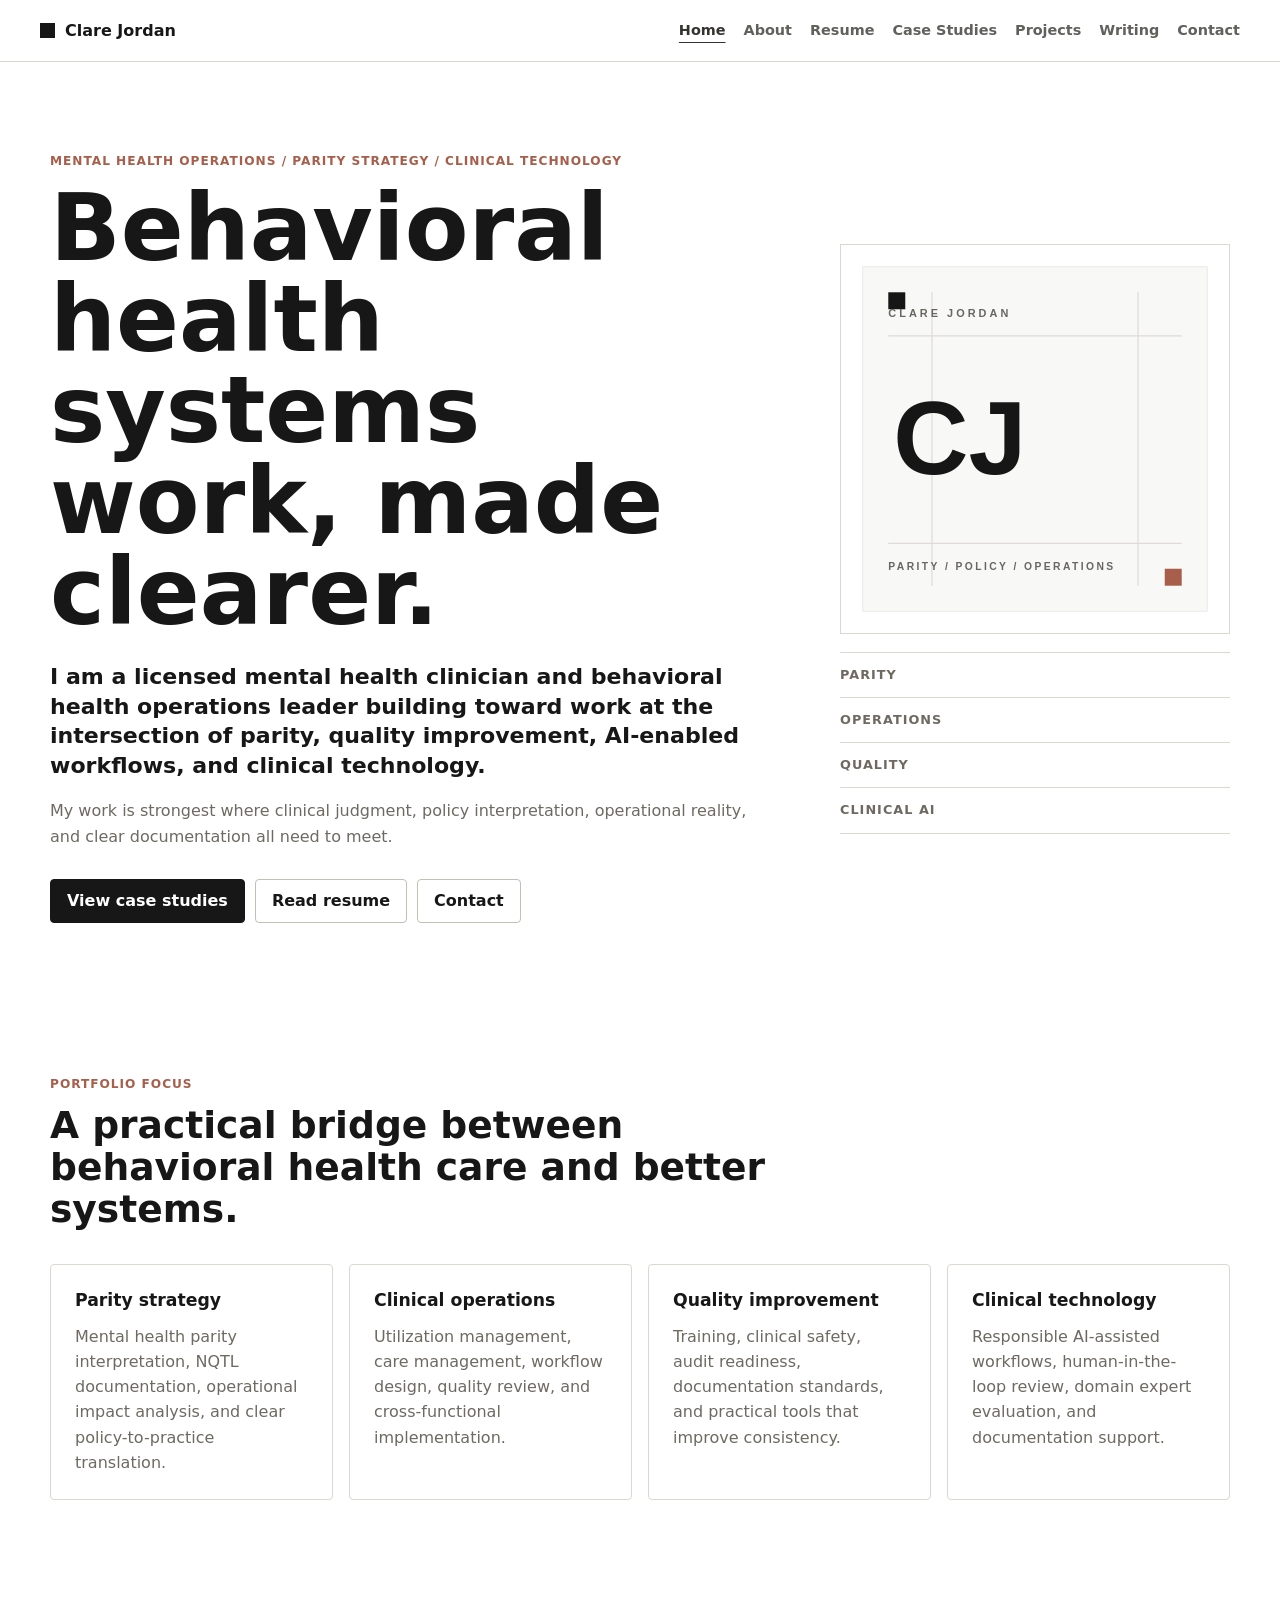
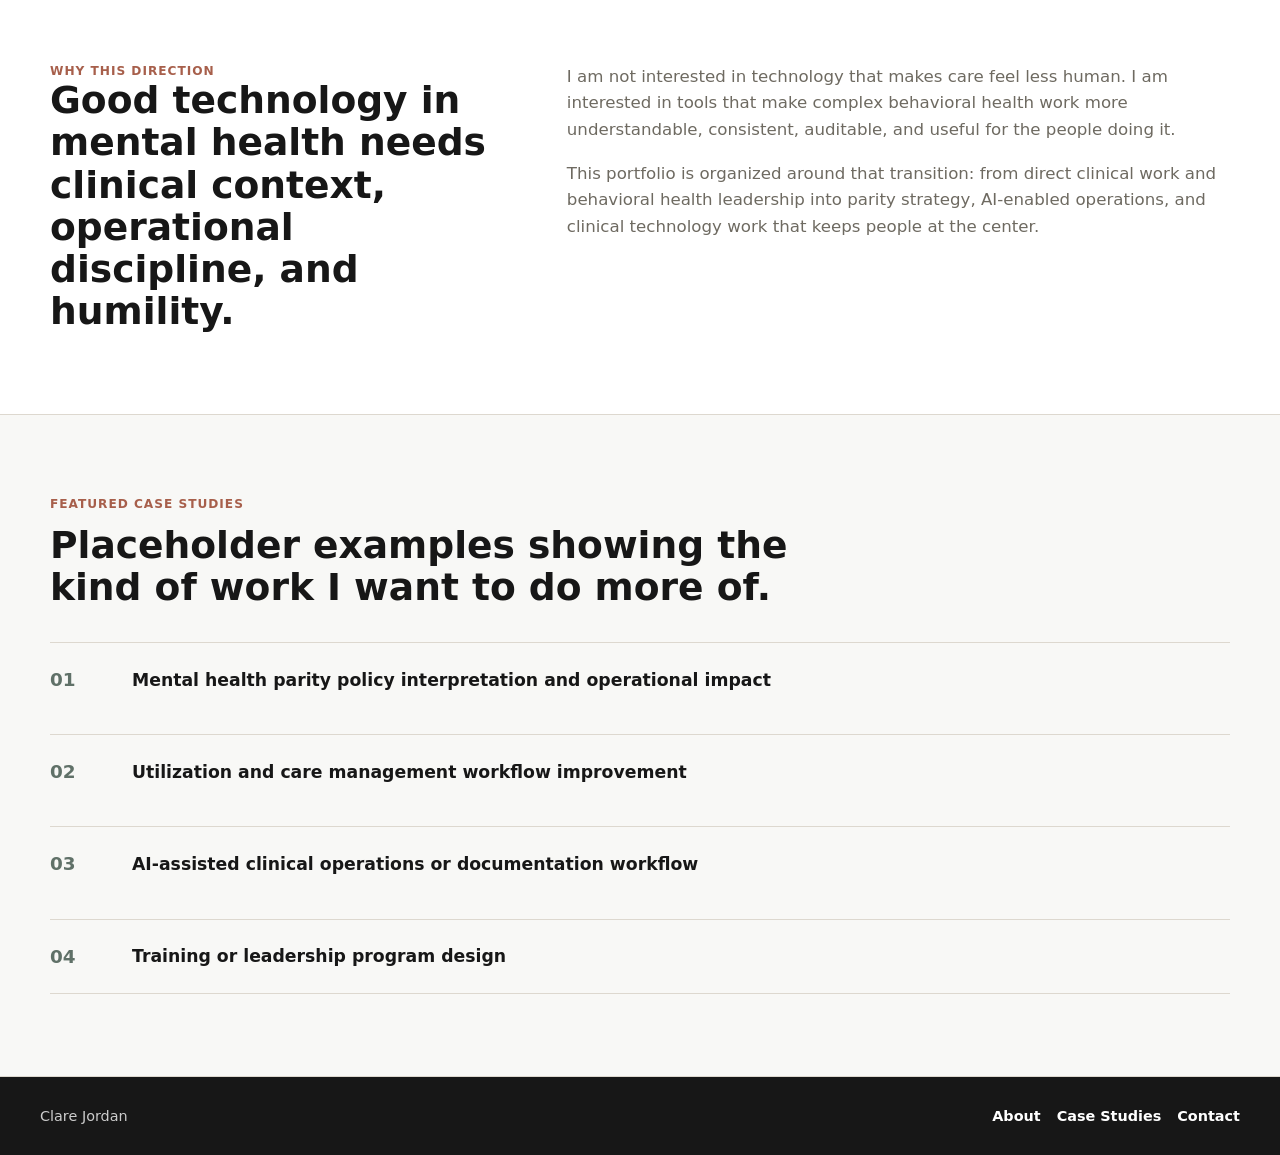
<file: index.html>
<!doctype html>
<html lang="en">
  <head>
    <meta charset="utf-8" />
    <meta name="viewport" content="width=device-width, initial-scale=1" />
    <title>Clare Jordan | Behavioral Health Operations, Parity, and Clinical Technology</title>
    <meta
      name="description"
      content="Personal portfolio for Clare Jordan, a mental health professional moving into AI-enabled behavioral health operations, parity strategy, quality improvement, and clinical technology leadership."
    />
    <meta name="theme-color" content="#ffffff" />
    <meta property="og:title" content="Clare Jordan" />
    <meta
      property="og:description"
      content="Behavioral health operations, parity strategy, quality improvement, and clinical technology leadership."
    />
    <meta property="og:type" content="website" />
    <meta property="og:image" content="assets/brand-card.svg" />
    <link rel="stylesheet" href="styles.css?v=4" />
  </head>
  <body>
    <a class="skip-link" href="#main">Skip to content</a>

    <header class="site-header" data-header>
      <a class="brand" href="index.html" aria-label="Clare Jordan home">Clare Jordan</a>
      <button class="nav-toggle" type="button" aria-expanded="false" aria-controls="site-nav" aria-label="Open navigation">
        <span></span>
        <span></span>
        <span></span>
      </button>
      <nav class="site-nav" id="site-nav" aria-label="Primary navigation">
        <a href="index.html" aria-current="page">Home</a>
        <a href="about.html">About</a>
        <a href="resume.html">Resume</a>
        <a href="case-studies.html">Case Studies</a>
        <a href="projects.html">Projects</a>
        <a href="writing.html">Writing</a>
        <a href="contact.html">Contact</a>
      </nav>
    </header>

    <main id="main">
      <section class="hero">
        <div class="hero-copy">
          <p class="eyebrow">Mental health operations / parity strategy / clinical technology</p>
          <h1>Behavioral health systems work, made clearer.</h1>
          <p class="lede">
            I am a licensed mental health clinician and behavioral health operations leader building toward work at the intersection of parity, quality improvement, AI-enabled workflows, and clinical technology.
          </p>
          <p>
            My work is strongest where clinical judgment, policy interpretation, operational reality, and clear documentation all need to meet.
          </p>
          <div class="actions" aria-label="Primary actions">
            <a class="button primary" href="case-studies.html">View case studies</a>
            <a class="button secondary" href="resume.html">Read resume</a>
            <a class="button secondary" href="contact.html">Contact</a>
          </div>
        </div>
        <aside class="identity-panel" aria-label="Professional focus">
          <img src="assets/clare-jordan-mark.svg" alt="" />
          <div class="focus-list" aria-label="Focus areas">
            <span>Parity</span>
            <span>Operations</span>
            <span>Quality</span>
            <span>Clinical AI</span>
          </div>
        </aside>
      </section>

      <section class="section">
        <div class="section-heading">
          <p class="eyebrow">Portfolio Focus</p>
          <h2>A practical bridge between behavioral health care and better systems.</h2>
        </div>
        <div class="card-grid four">
          <article class="card">
            <h3>Parity strategy</h3>
            <p>Mental health parity interpretation, NQTL documentation, operational impact analysis, and clear policy-to-practice translation.</p>
          </article>
          <article class="card">
            <h3>Clinical operations</h3>
            <p>Utilization management, care management, workflow design, quality review, and cross-functional implementation.</p>
          </article>
          <article class="card">
            <h3>Quality improvement</h3>
            <p>Training, clinical safety, audit readiness, documentation standards, and practical tools that improve consistency.</p>
          </article>
          <article class="card">
            <h3>Clinical technology</h3>
            <p>Responsible AI-assisted workflows, human-in-the-loop review, domain expert evaluation, and documentation support.</p>
          </article>
        </div>
      </section>

      <section class="section split">
        <div>
          <p class="eyebrow">Why this direction</p>
          <h2>Good technology in mental health needs clinical context, operational discipline, and humility.</h2>
        </div>
        <div class="prose">
          <p>
            I am not interested in technology that makes care feel less human. I am interested in tools that make complex behavioral health work more understandable, consistent, auditable, and useful for the people doing it.
          </p>
          <p>
            This portfolio is organized around that transition: from direct clinical work and behavioral health leadership into parity strategy, AI-enabled operations, and clinical technology work that keeps people at the center.
          </p>
        </div>
      </section>

      <section class="section canvas">
        <div class="section-heading">
          <p class="eyebrow">Featured Case Studies</p>
          <h2>Placeholder examples showing the kind of work I want to do more of.</h2>
        </div>
        <div class="case-preview-list">
          <a class="case-preview" href="case-studies.html#parity-policy">
            <span>01</span>
            <h3>Mental health parity policy interpretation and operational impact</h3>
          </a>
          <a class="case-preview" href="case-studies.html#care-management-workflow">
            <span>02</span>
            <h3>Utilization and care management workflow improvement</h3>
          </a>
          <a class="case-preview" href="case-studies.html#ai-documentation-workflow">
            <span>03</span>
            <h3>AI-assisted clinical operations or documentation workflow</h3>
          </a>
          <a class="case-preview" href="case-studies.html#training-leadership">
            <span>04</span>
            <h3>Training or leadership program design</h3>
          </a>
        </div>
      </section>
    </main>

    <footer class="site-footer">
      <p>Clare Jordan</p>
      <nav aria-label="Footer navigation">
        <a href="about.html">About</a>
        <a href="case-studies.html">Case Studies</a>
        <a href="contact.html">Contact</a>
      </nav>
    </footer>

    <script src="script.js"></script>
  </body>
</html>
</file>
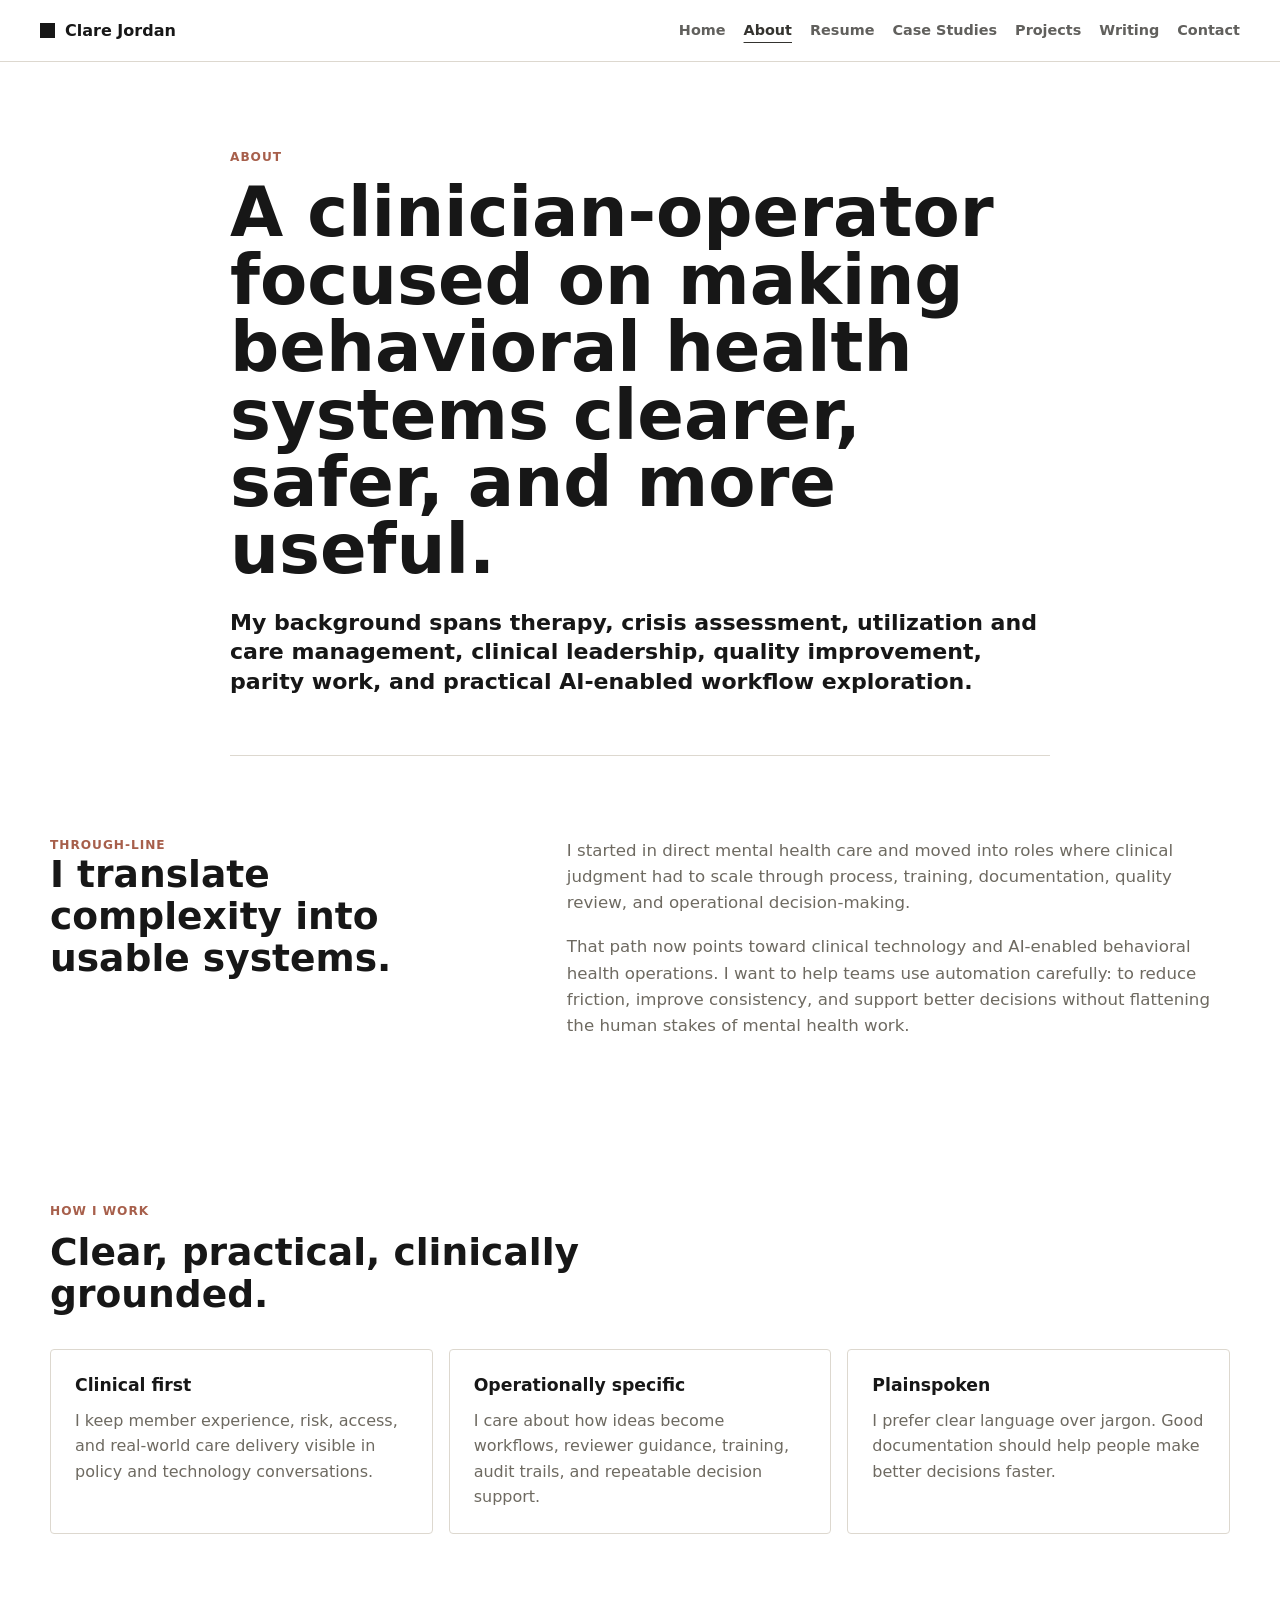
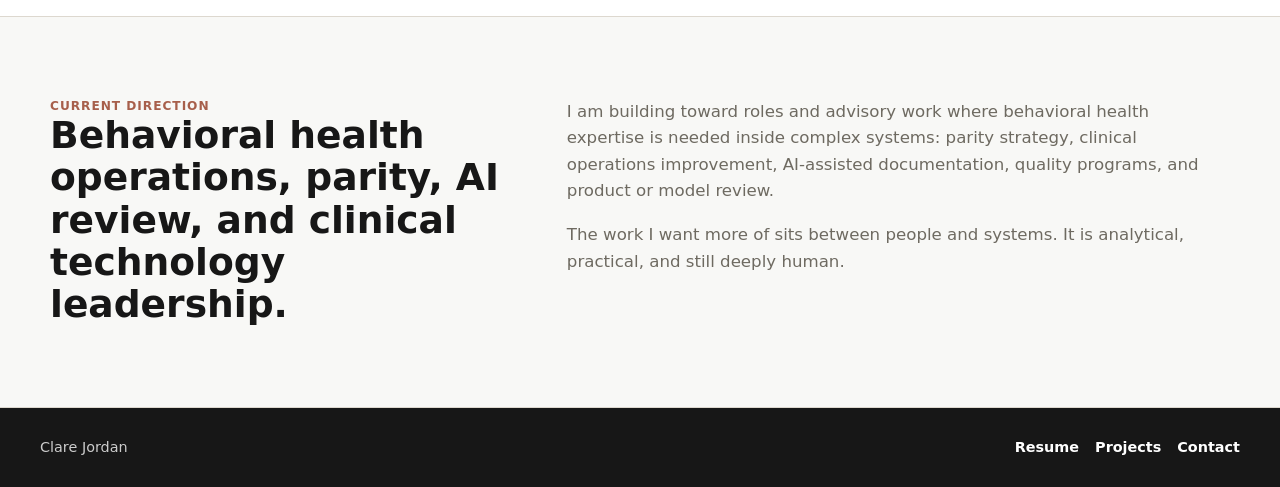
<file: about.html>
<!doctype html>
<html lang="en">
  <head>
    <meta charset="utf-8" />
    <meta name="viewport" content="width=device-width, initial-scale=1" />
    <title>About | Clare Jordan</title>
    <meta name="description" content="About Clare Jordan, a licensed mental health clinician focused on behavioral health operations, parity strategy, quality improvement, and clinical technology." />
    <meta name="theme-color" content="#ffffff" />
    <meta property="og:title" content="About | Clare Jordan" />
    <meta property="og:description" content="Mental health clinician and operations leader moving into AI-enabled behavioral health systems work." />
    <meta property="og:type" content="website" />
    <meta property="og:image" content="assets/brand-card.svg" />
    <link rel="stylesheet" href="styles.css?v=4" />
  </head>
  <body>
    <a class="skip-link" href="#main">Skip to content</a>

    <header class="site-header" data-header>
      <a class="brand" href="index.html" aria-label="Clare Jordan home">Clare Jordan</a>
      <button class="nav-toggle" type="button" aria-expanded="false" aria-controls="site-nav" aria-label="Open navigation">
        <span></span>
        <span></span>
        <span></span>
      </button>
      <nav class="site-nav" id="site-nav" aria-label="Primary navigation">
        <a href="index.html">Home</a>
        <a href="about.html" aria-current="page">About</a>
        <a href="resume.html">Resume</a>
        <a href="case-studies.html">Case Studies</a>
        <a href="projects.html">Projects</a>
        <a href="writing.html">Writing</a>
        <a href="contact.html">Contact</a>
      </nav>
    </header>

    <main id="main">
      <section class="page-hero">
        <p class="eyebrow">About</p>
        <h1>A clinician-operator focused on making behavioral health systems clearer, safer, and more useful.</h1>
        <p class="lede">
          My background spans therapy, crisis assessment, utilization and care management, clinical leadership, quality improvement, parity work, and practical AI-enabled workflow exploration.
        </p>
      </section>

      <section class="section split">
        <div>
          <p class="eyebrow">Through-line</p>
          <h2>I translate complexity into usable systems.</h2>
        </div>
        <div class="prose">
          <p>
            I started in direct mental health care and moved into roles where clinical judgment had to scale through process, training, documentation, quality review, and operational decision-making.
          </p>
          <p>
            That path now points toward clinical technology and AI-enabled behavioral health operations. I want to help teams use automation carefully: to reduce friction, improve consistency, and support better decisions without flattening the human stakes of mental health work.
          </p>
        </div>
      </section>

      <section class="section">
        <div class="section-heading">
          <p class="eyebrow">How I Work</p>
          <h2>Clear, practical, clinically grounded.</h2>
        </div>
        <div class="card-grid three">
          <article class="card">
            <h3>Clinical first</h3>
            <p>I keep member experience, risk, access, and real-world care delivery visible in policy and technology conversations.</p>
          </article>
          <article class="card">
            <h3>Operationally specific</h3>
            <p>I care about how ideas become workflows, reviewer guidance, training, audit trails, and repeatable decision support.</p>
          </article>
          <article class="card">
            <h3>Plainspoken</h3>
            <p>I prefer clear language over jargon. Good documentation should help people make better decisions faster.</p>
          </article>
        </div>
      </section>

      <section class="section canvas split">
        <div>
          <p class="eyebrow">Current Direction</p>
          <h2>Behavioral health operations, parity, AI review, and clinical technology leadership.</h2>
        </div>
        <div class="prose">
          <p>
            I am building toward roles and advisory work where behavioral health expertise is needed inside complex systems: parity strategy, clinical operations improvement, AI-assisted documentation, quality programs, and product or model review.
          </p>
          <p>
            The work I want more of sits between people and systems. It is analytical, practical, and still deeply human.
          </p>
        </div>
      </section>
    </main>

    <footer class="site-footer">
      <p>Clare Jordan</p>
      <nav aria-label="Footer navigation">
        <a href="resume.html">Resume</a>
        <a href="projects.html">Projects</a>
        <a href="contact.html">Contact</a>
      </nav>
    </footer>

    <script src="script.js"></script>
  </body>
</html>
</file>
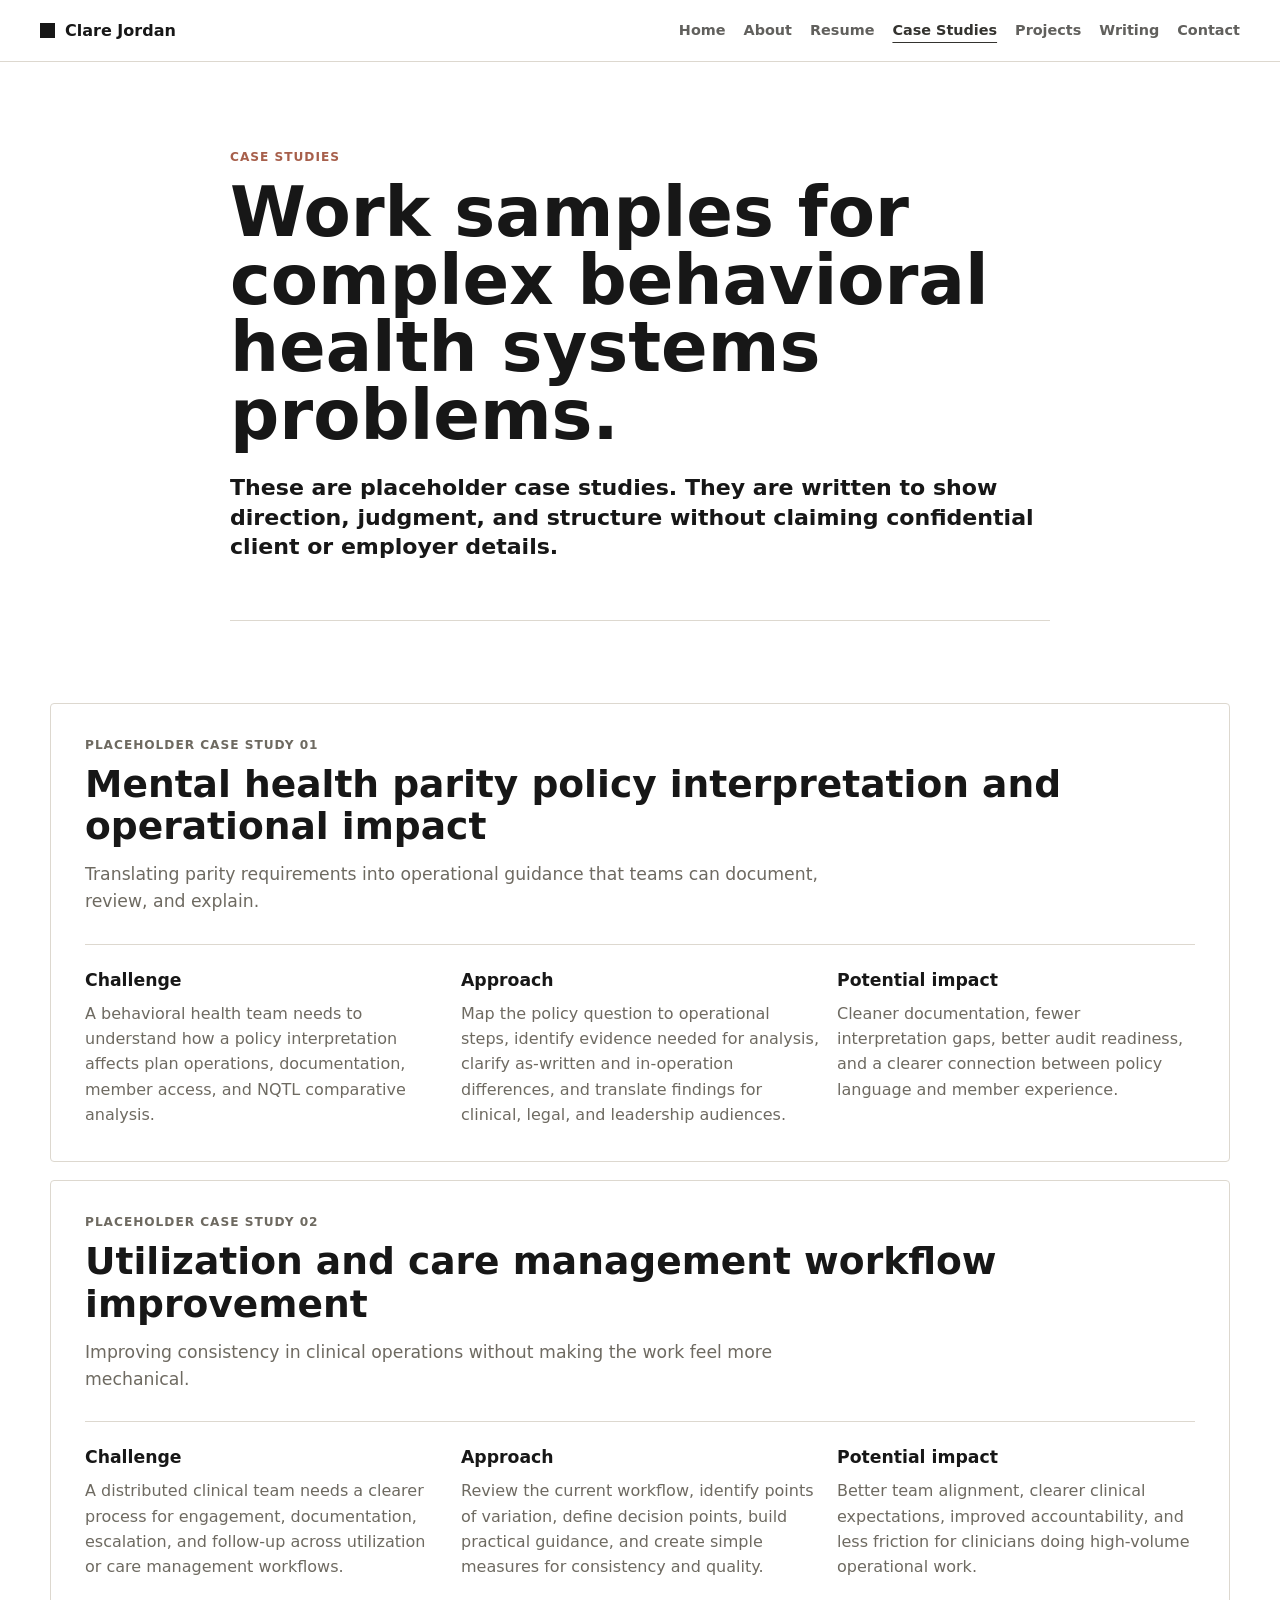
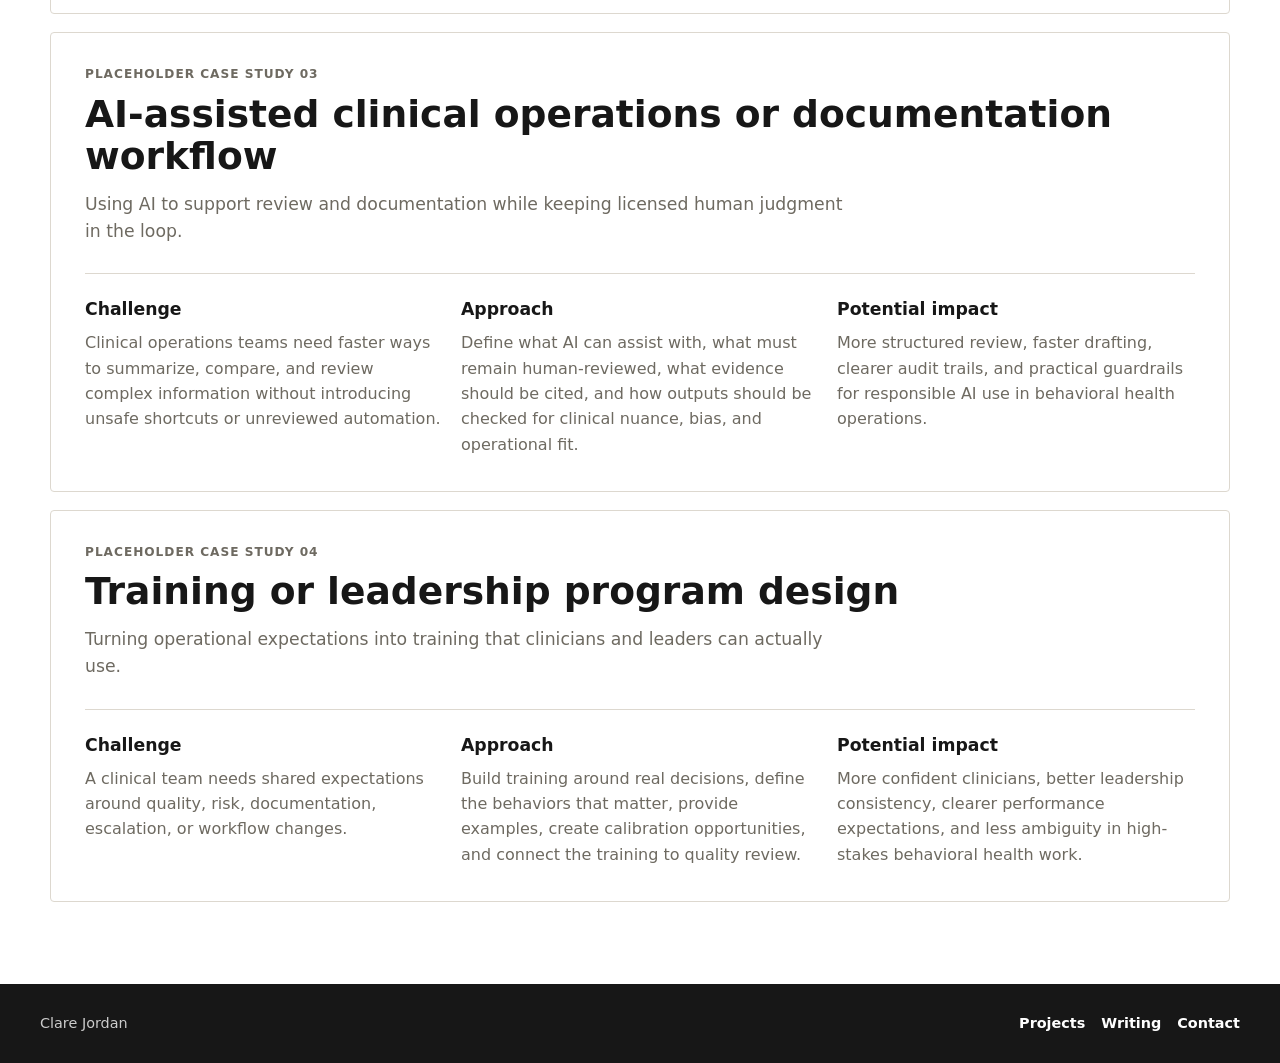
<file: case-studies.html>
<!doctype html>
<html lang="en">
  <head>
    <meta charset="utf-8" />
    <meta name="viewport" content="width=device-width, initial-scale=1" />
    <title>Case Studies | Clare Jordan</title>
    <meta name="description" content="Placeholder case studies for Clare Jordan's behavioral health operations, parity strategy, quality improvement, and clinical technology portfolio." />
    <meta name="theme-color" content="#ffffff" />
    <meta property="og:title" content="Case Studies | Clare Jordan" />
    <meta property="og:description" content="Behavioral health operations, parity strategy, quality improvement, and clinical technology case studies." />
    <meta property="og:type" content="website" />
    <meta property="og:image" content="assets/brand-card.svg" />
    <link rel="stylesheet" href="styles.css?v=4" />
  </head>
  <body>
    <a class="skip-link" href="#main">Skip to content</a>

    <header class="site-header" data-header>
      <a class="brand" href="index.html" aria-label="Clare Jordan home">Clare Jordan</a>
      <button class="nav-toggle" type="button" aria-expanded="false" aria-controls="site-nav" aria-label="Open navigation">
        <span></span>
        <span></span>
        <span></span>
      </button>
      <nav class="site-nav" id="site-nav" aria-label="Primary navigation">
        <a href="index.html">Home</a>
        <a href="about.html">About</a>
        <a href="resume.html">Resume</a>
        <a href="case-studies.html" aria-current="page">Case Studies</a>
        <a href="projects.html">Projects</a>
        <a href="writing.html">Writing</a>
        <a href="contact.html">Contact</a>
      </nav>
    </header>

    <main id="main">
      <section class="page-hero">
        <p class="eyebrow">Case Studies</p>
        <h1>Work samples for complex behavioral health systems problems.</h1>
        <p class="lede">
          These are placeholder case studies. They are written to show direction, judgment, and structure without claiming confidential client or employer details.
        </p>
      </section>

      <section class="section case-study-stack">
        <!-- To add a case study: copy one full article.case-study block, paste it below, update the id, number, title, and text. -->
        <article class="case-study" id="parity-policy">
          <p class="eyebrow">Placeholder Case Study 01</p>
          <h2>Mental health parity policy interpretation and operational impact</h2>
          <p class="case-summary">
            Translating parity requirements into operational guidance that teams can document, review, and explain.
          </p>
          <div class="case-columns">
            <div>
              <h3>Challenge</h3>
              <p>A behavioral health team needs to understand how a policy interpretation affects plan operations, documentation, member access, and NQTL comparative analysis.</p>
            </div>
            <div>
              <h3>Approach</h3>
              <p>Map the policy question to operational steps, identify evidence needed for analysis, clarify as-written and in-operation differences, and translate findings for clinical, legal, and leadership audiences.</p>
            </div>
            <div>
              <h3>Potential impact</h3>
              <p>Cleaner documentation, fewer interpretation gaps, better audit readiness, and a clearer connection between policy language and member experience.</p>
            </div>
          </div>
        </article>

        <article class="case-study" id="care-management-workflow">
          <p class="eyebrow">Placeholder Case Study 02</p>
          <h2>Utilization and care management workflow improvement</h2>
          <p class="case-summary">
            Improving consistency in clinical operations without making the work feel more mechanical.
          </p>
          <div class="case-columns">
            <div>
              <h3>Challenge</h3>
              <p>A distributed clinical team needs a clearer process for engagement, documentation, escalation, and follow-up across utilization or care management workflows.</p>
            </div>
            <div>
              <h3>Approach</h3>
              <p>Review the current workflow, identify points of variation, define decision points, build practical guidance, and create simple measures for consistency and quality.</p>
            </div>
            <div>
              <h3>Potential impact</h3>
              <p>Better team alignment, clearer clinical expectations, improved accountability, and less friction for clinicians doing high-volume operational work.</p>
            </div>
          </div>
        </article>

        <article class="case-study" id="ai-documentation-workflow">
          <p class="eyebrow">Placeholder Case Study 03</p>
          <h2>AI-assisted clinical operations or documentation workflow</h2>
          <p class="case-summary">
            Using AI to support review and documentation while keeping licensed human judgment in the loop.
          </p>
          <div class="case-columns">
            <div>
              <h3>Challenge</h3>
              <p>Clinical operations teams need faster ways to summarize, compare, and review complex information without introducing unsafe shortcuts or unreviewed automation.</p>
            </div>
            <div>
              <h3>Approach</h3>
              <p>Define what AI can assist with, what must remain human-reviewed, what evidence should be cited, and how outputs should be checked for clinical nuance, bias, and operational fit.</p>
            </div>
            <div>
              <h3>Potential impact</h3>
              <p>More structured review, faster drafting, clearer audit trails, and practical guardrails for responsible AI use in behavioral health operations.</p>
            </div>
          </div>
        </article>

        <article class="case-study" id="training-leadership">
          <p class="eyebrow">Placeholder Case Study 04</p>
          <h2>Training or leadership program design</h2>
          <p class="case-summary">
            Turning operational expectations into training that clinicians and leaders can actually use.
          </p>
          <div class="case-columns">
            <div>
              <h3>Challenge</h3>
              <p>A clinical team needs shared expectations around quality, risk, documentation, escalation, or workflow changes.</p>
            </div>
            <div>
              <h3>Approach</h3>
              <p>Build training around real decisions, define the behaviors that matter, provide examples, create calibration opportunities, and connect the training to quality review.</p>
            </div>
            <div>
              <h3>Potential impact</h3>
              <p>More confident clinicians, better leadership consistency, clearer performance expectations, and less ambiguity in high-stakes behavioral health work.</p>
            </div>
          </div>
        </article>
      </section>
    </main>

    <footer class="site-footer">
      <p>Clare Jordan</p>
      <nav aria-label="Footer navigation">
        <a href="projects.html">Projects</a>
        <a href="writing.html">Writing</a>
        <a href="contact.html">Contact</a>
      </nav>
    </footer>

    <script src="script.js"></script>
  </body>
</html>
</file>
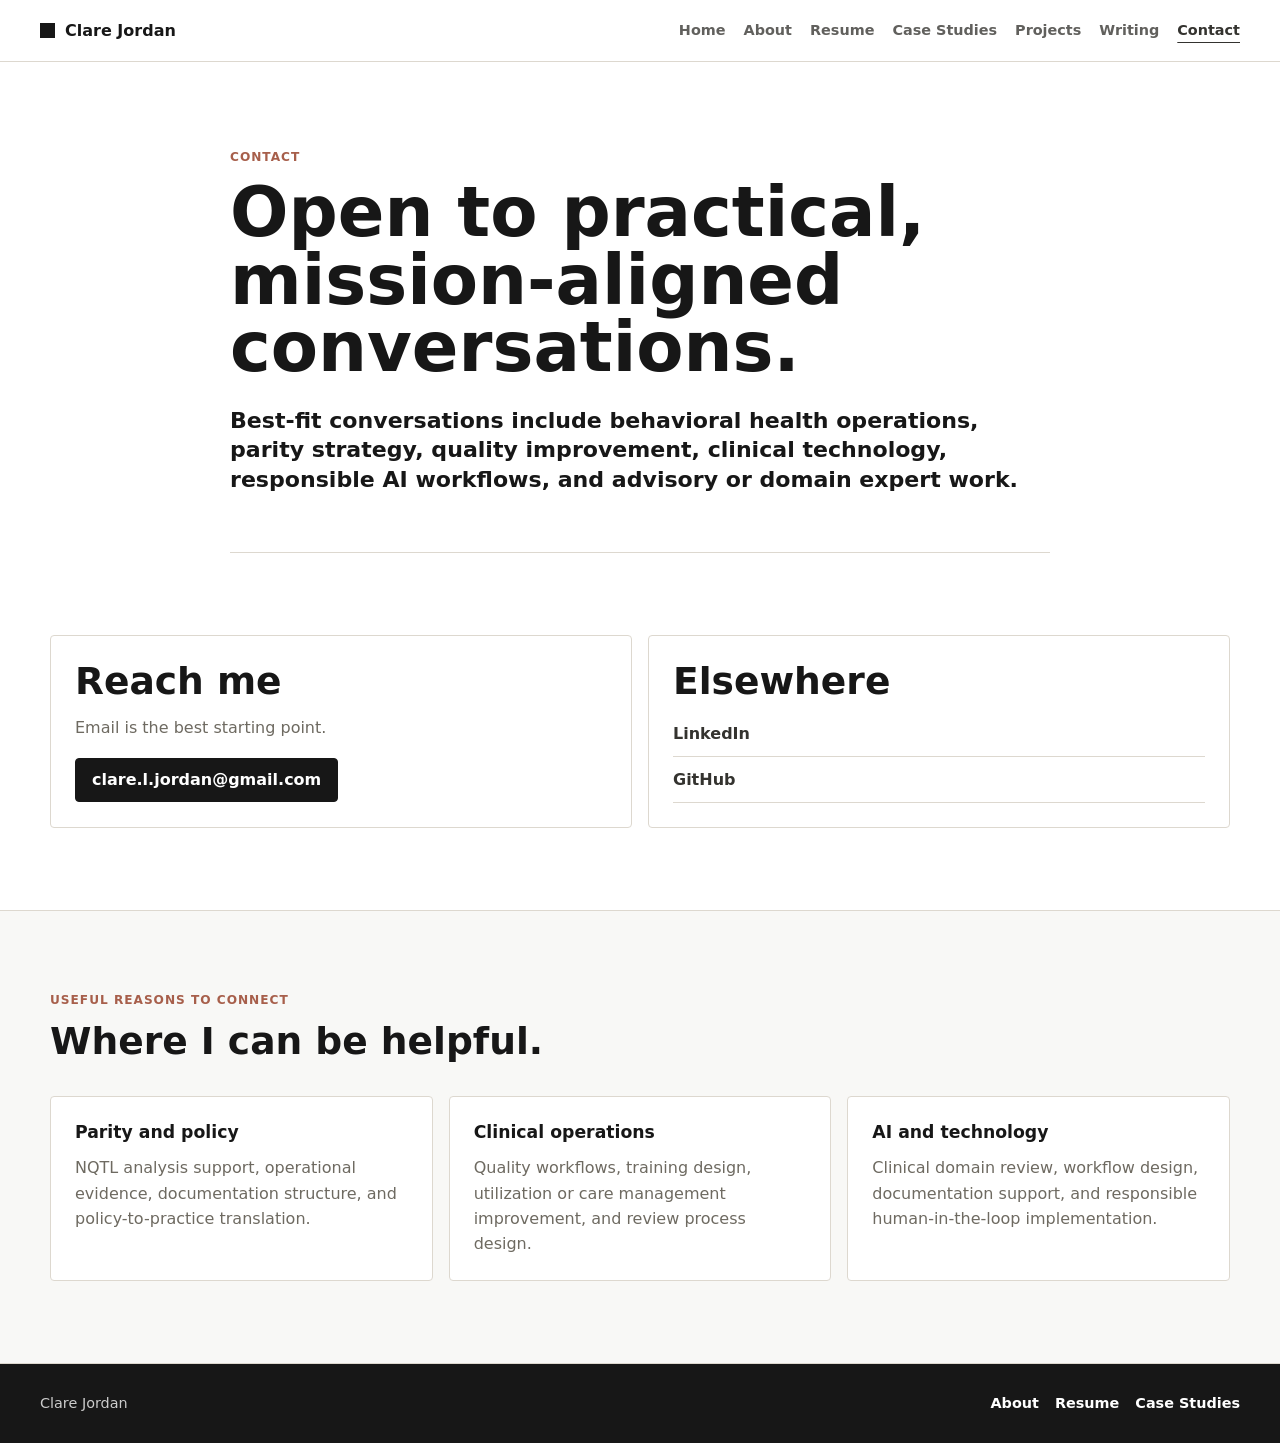
<file: contact.html>
<!doctype html>
<html lang="en">
  <head>
    <meta charset="utf-8" />
    <meta name="viewport" content="width=device-width, initial-scale=1" />
    <title>Contact | Clare Jordan</title>
    <meta name="description" content="Contact Clare Jordan about behavioral health operations, parity strategy, quality improvement, AI-enabled workflows, and clinical technology leadership." />
    <meta name="theme-color" content="#ffffff" />
    <meta property="og:title" content="Contact | Clare Jordan" />
    <meta property="og:description" content="Contact Clare Jordan about behavioral health operations, parity strategy, quality improvement, and clinical technology." />
    <meta property="og:type" content="website" />
    <meta property="og:image" content="assets/brand-card.svg" />
    <link rel="stylesheet" href="styles.css?v=4" />
  </head>
  <body>
    <a class="skip-link" href="#main">Skip to content</a>

    <header class="site-header" data-header>
      <a class="brand" href="index.html" aria-label="Clare Jordan home">Clare Jordan</a>
      <button class="nav-toggle" type="button" aria-expanded="false" aria-controls="site-nav" aria-label="Open navigation">
        <span></span>
        <span></span>
        <span></span>
      </button>
      <nav class="site-nav" id="site-nav" aria-label="Primary navigation">
        <a href="index.html">Home</a>
        <a href="about.html">About</a>
        <a href="resume.html">Resume</a>
        <a href="case-studies.html">Case Studies</a>
        <a href="projects.html">Projects</a>
        <a href="writing.html">Writing</a>
        <a href="contact.html" aria-current="page">Contact</a>
      </nav>
    </header>

    <main id="main">
      <section class="page-hero">
        <p class="eyebrow">Contact</p>
        <h1>Open to practical, mission-aligned conversations.</h1>
        <p class="lede">
          Best-fit conversations include behavioral health operations, parity strategy, quality improvement, clinical technology, responsible AI workflows, and advisory or domain expert work.
        </p>
      </section>

      <section class="section contact-grid">
        <div class="contact-panel">
          <h2>Reach me</h2>
          <p>Email is the best starting point.</p>
          <a class="button primary" href="mailto:clare.l.jordan@gmail.com?subject=Portfolio%20conversation">clare.l.jordan@gmail.com</a>
        </div>
        <div class="contact-panel">
          <h2>Elsewhere</h2>
          <div class="link-list">
            <a href="https://www.linkedin.com/in/clareljordan" rel="noreferrer">LinkedIn</a>
            <a href="https://github.com/clarejordan" rel="noreferrer">GitHub</a>
          </div>
        </div>
      </section>

      <section class="section canvas">
        <div class="section-heading">
          <p class="eyebrow">Useful reasons to connect</p>
          <h2>Where I can be helpful.</h2>
        </div>
        <div class="card-grid three">
          <article class="card">
            <h3>Parity and policy</h3>
            <p>NQTL analysis support, operational evidence, documentation structure, and policy-to-practice translation.</p>
          </article>
          <article class="card">
            <h3>Clinical operations</h3>
            <p>Quality workflows, training design, utilization or care management improvement, and review process design.</p>
          </article>
          <article class="card">
            <h3>AI and technology</h3>
            <p>Clinical domain review, workflow design, documentation support, and responsible human-in-the-loop implementation.</p>
          </article>
        </div>
      </section>
    </main>

    <footer class="site-footer">
      <p>Clare Jordan</p>
      <nav aria-label="Footer navigation">
        <a href="about.html">About</a>
        <a href="resume.html">Resume</a>
        <a href="case-studies.html">Case Studies</a>
      </nav>
    </footer>

    <script src="script.js"></script>
  </body>
</html>
</file>
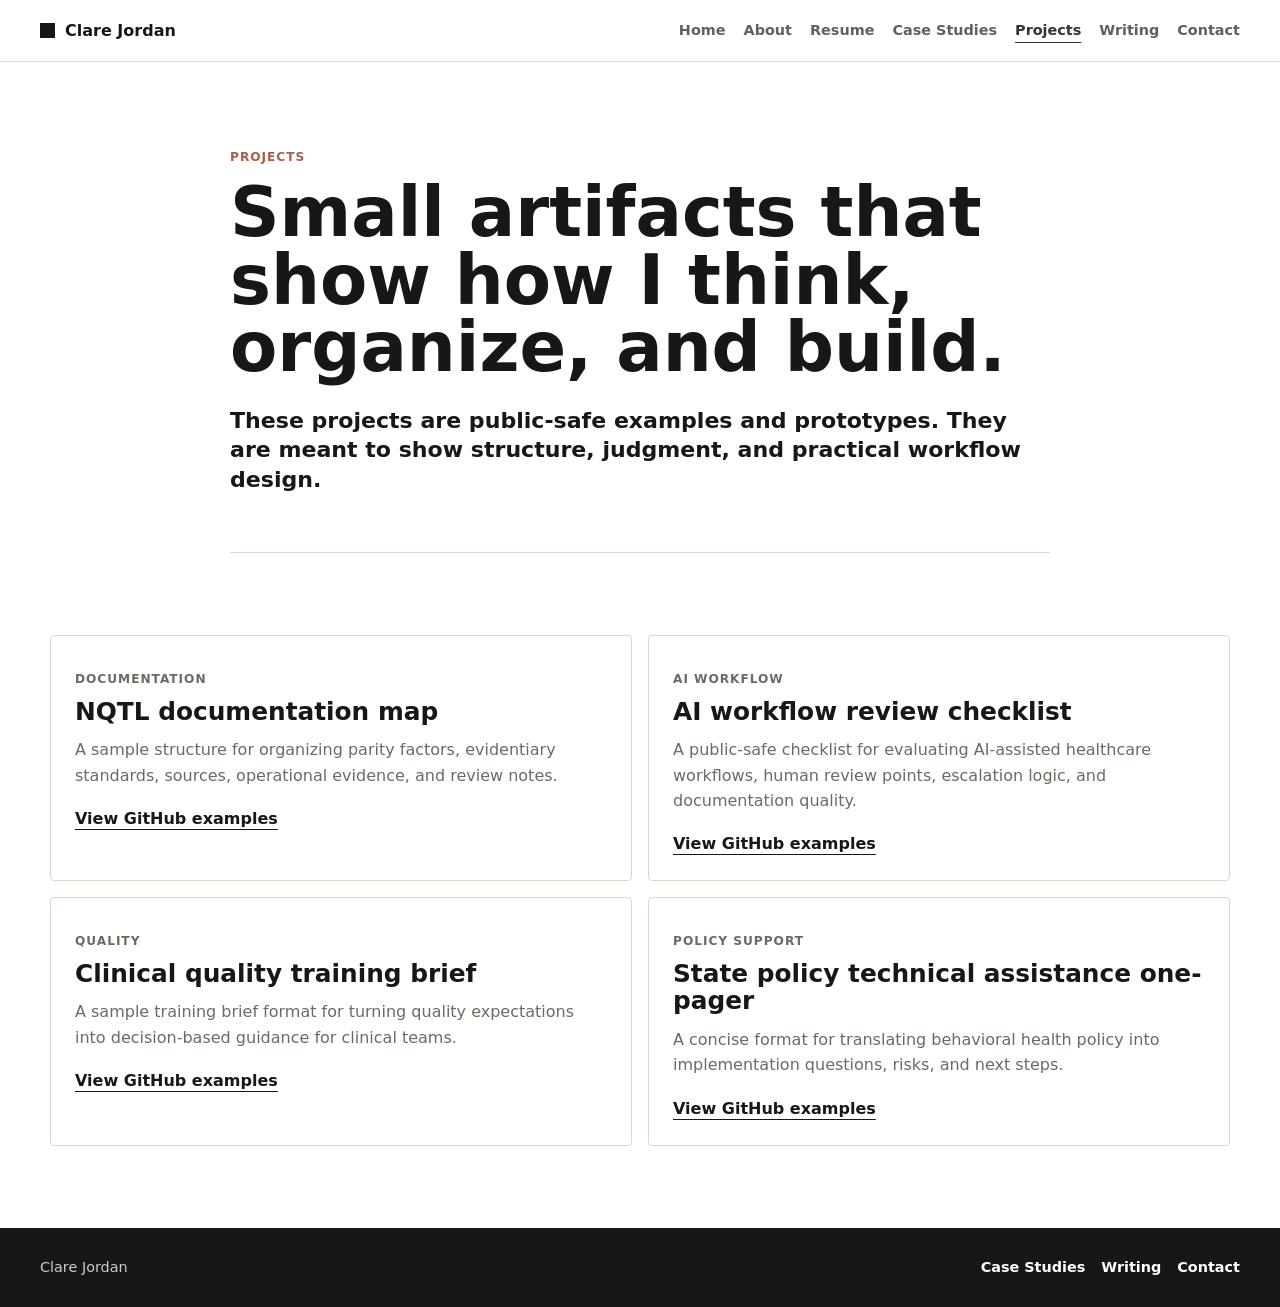
<file: projects.html>
<!doctype html>
<html lang="en">
  <head>
    <meta charset="utf-8" />
    <meta name="viewport" content="width=device-width, initial-scale=1" />
    <title>Projects | Clare Jordan</title>
    <meta name="description" content="Projects by Clare Jordan related to behavioral health operations, parity documentation, clinical quality, and AI-enabled workflows." />
    <meta name="theme-color" content="#ffffff" />
    <meta property="og:title" content="Projects | Clare Jordan" />
    <meta property="og:description" content="Behavioral health operations, parity documentation, clinical quality, and AI-enabled workflow projects." />
    <meta property="og:type" content="website" />
    <meta property="og:image" content="assets/brand-card.svg" />
    <link rel="stylesheet" href="styles.css?v=4" />
  </head>
  <body>
    <a class="skip-link" href="#main">Skip to content</a>

    <header class="site-header" data-header>
      <a class="brand" href="index.html" aria-label="Clare Jordan home">Clare Jordan</a>
      <button class="nav-toggle" type="button" aria-expanded="false" aria-controls="site-nav" aria-label="Open navigation">
        <span></span>
        <span></span>
        <span></span>
      </button>
      <nav class="site-nav" id="site-nav" aria-label="Primary navigation">
        <a href="index.html">Home</a>
        <a href="about.html">About</a>
        <a href="resume.html">Resume</a>
        <a href="case-studies.html">Case Studies</a>
        <a href="projects.html" aria-current="page">Projects</a>
        <a href="writing.html">Writing</a>
        <a href="contact.html">Contact</a>
      </nav>
    </header>

    <main id="main">
      <section class="page-hero">
        <p class="eyebrow">Projects</p>
        <h1>Small artifacts that show how I think, organize, and build.</h1>
        <p class="lede">
          These projects are public-safe examples and prototypes. They are meant to show structure, judgment, and practical workflow design.
        </p>
      </section>

      <section class="section">
        <div class="card-grid two">
          <article class="card project-card">
            <p class="eyebrow">Documentation</p>
            <h2>NQTL documentation map</h2>
            <p>A sample structure for organizing parity factors, evidentiary standards, sources, operational evidence, and review notes.</p>
            <a class="text-link" href="https://github.com/clarejordan/clarejordan/tree/main/examples" rel="noreferrer">View GitHub examples</a>
          </article>
          <article class="card project-card">
            <p class="eyebrow">AI workflow</p>
            <h2>AI workflow review checklist</h2>
            <p>A public-safe checklist for evaluating AI-assisted healthcare workflows, human review points, escalation logic, and documentation quality.</p>
            <a class="text-link" href="https://github.com/clarejordan/clarejordan/tree/main/examples" rel="noreferrer">View GitHub examples</a>
          </article>
          <article class="card project-card">
            <p class="eyebrow">Quality</p>
            <h2>Clinical quality training brief</h2>
            <p>A sample training brief format for turning quality expectations into decision-based guidance for clinical teams.</p>
            <a class="text-link" href="https://github.com/clarejordan/clarejordan/tree/main/examples" rel="noreferrer">View GitHub examples</a>
          </article>
          <article class="card project-card">
            <p class="eyebrow">Policy support</p>
            <h2>State policy technical assistance one-pager</h2>
            <p>A concise format for translating behavioral health policy into implementation questions, risks, and next steps.</p>
            <a class="text-link" href="https://github.com/clarejordan/clarejordan/tree/main/examples" rel="noreferrer">View GitHub examples</a>
          </article>
        </div>
      </section>
    </main>

    <footer class="site-footer">
      <p>Clare Jordan</p>
      <nav aria-label="Footer navigation">
        <a href="case-studies.html">Case Studies</a>
        <a href="writing.html">Writing</a>
        <a href="contact.html">Contact</a>
      </nav>
    </footer>

    <script src="script.js"></script>
  </body>
</html>
</file>
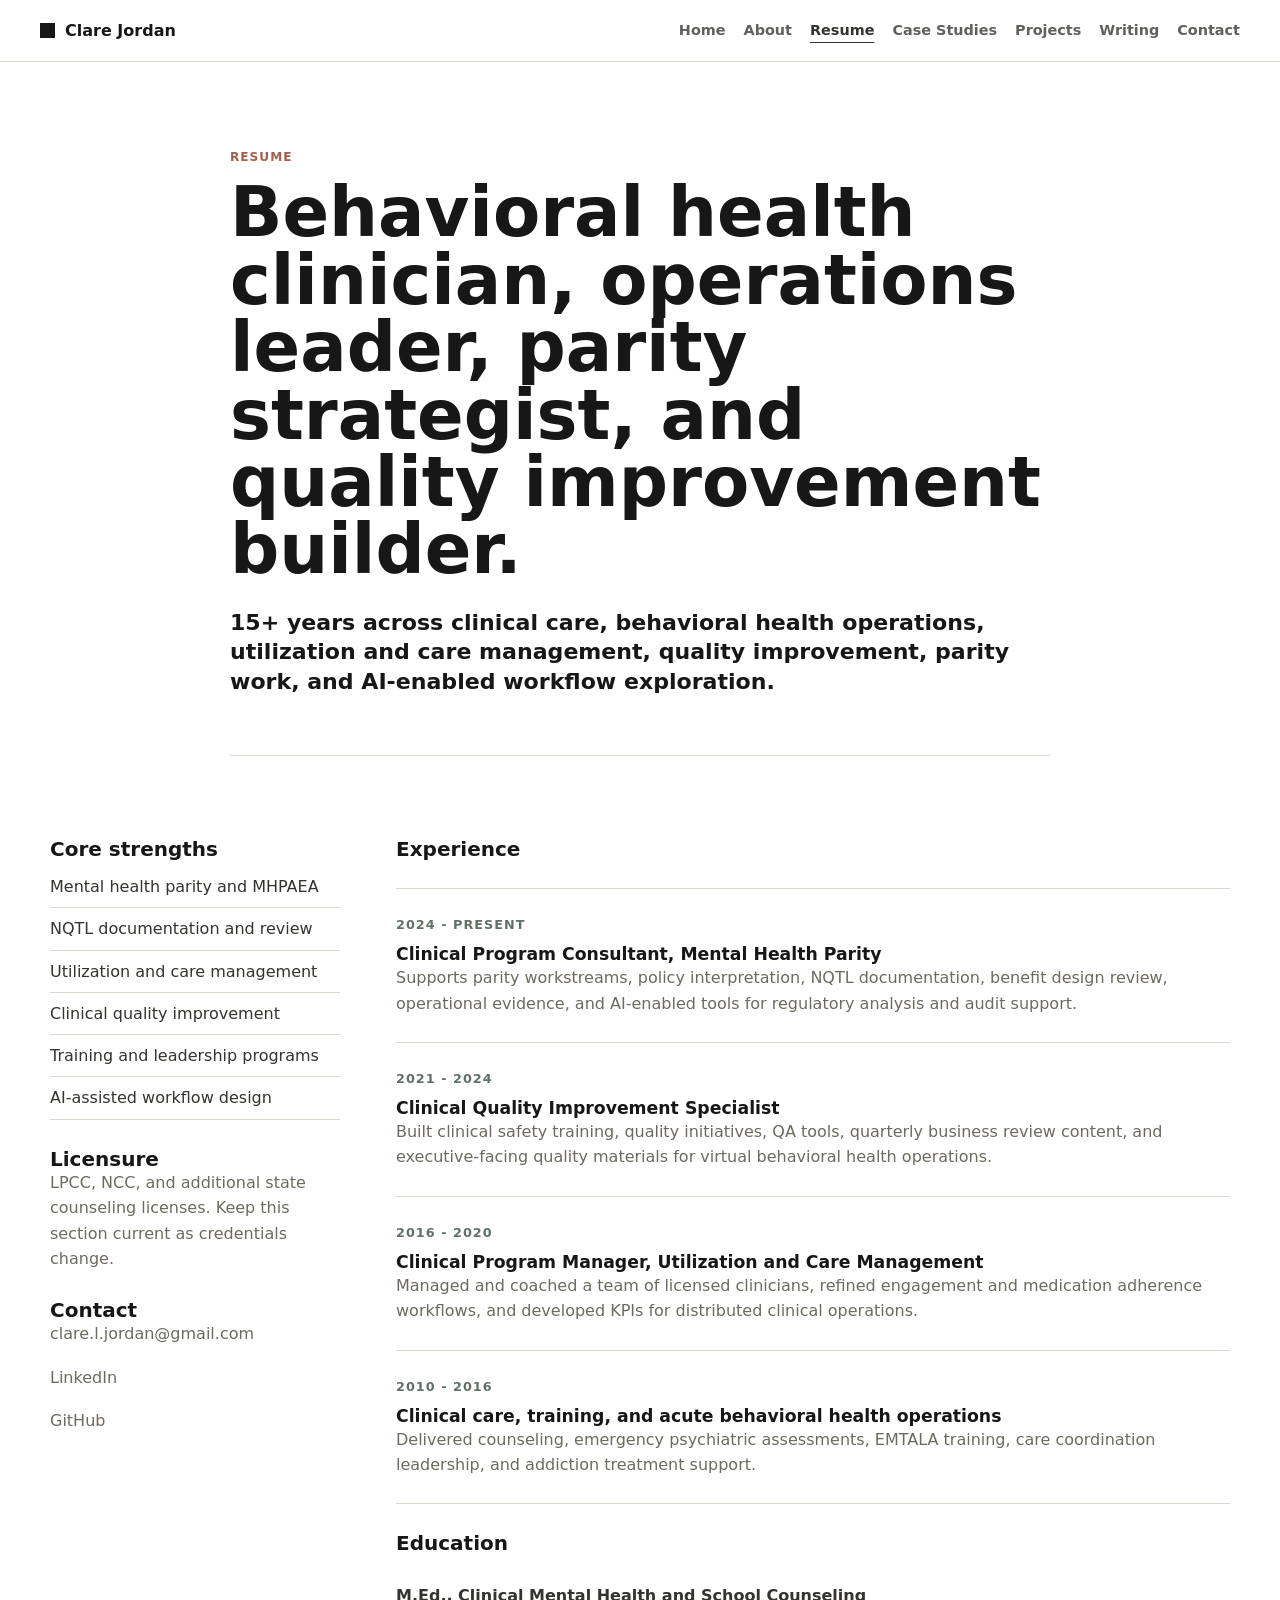
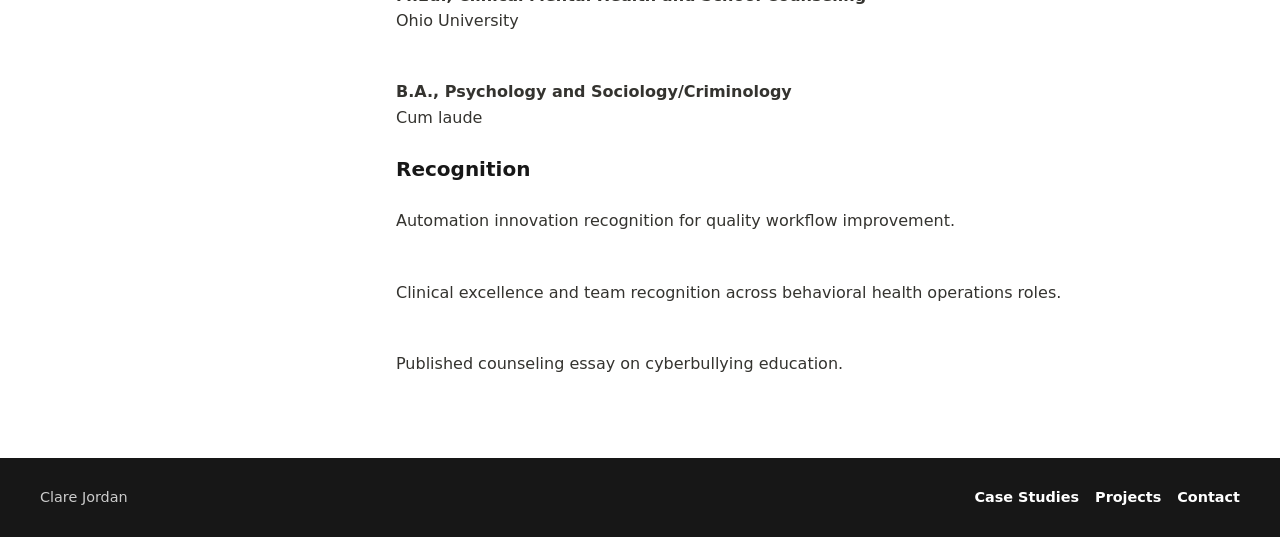
<file: resume.html>
<!doctype html>
<html lang="en">
  <head>
    <meta charset="utf-8" />
    <meta name="viewport" content="width=device-width, initial-scale=1" />
    <title>Resume | Clare Jordan</title>
    <meta name="description" content="Resume for Clare Jordan, focused on behavioral health operations, parity strategy, quality improvement, and clinical technology leadership." />
    <meta name="theme-color" content="#ffffff" />
    <meta property="og:title" content="Resume | Clare Jordan" />
    <meta property="og:description" content="Behavioral health operations, parity strategy, quality improvement, and clinical technology leadership." />
    <meta property="og:type" content="website" />
    <meta property="og:image" content="assets/brand-card.svg" />
    <link rel="stylesheet" href="styles.css?v=4" />
  </head>
  <body>
    <a class="skip-link" href="#main">Skip to content</a>

    <header class="site-header" data-header>
      <a class="brand" href="index.html" aria-label="Clare Jordan home">Clare Jordan</a>
      <button class="nav-toggle" type="button" aria-expanded="false" aria-controls="site-nav" aria-label="Open navigation">
        <span></span>
        <span></span>
        <span></span>
      </button>
      <nav class="site-nav" id="site-nav" aria-label="Primary navigation">
        <a href="index.html">Home</a>
        <a href="about.html">About</a>
        <a href="resume.html" aria-current="page">Resume</a>
        <a href="case-studies.html">Case Studies</a>
        <a href="projects.html">Projects</a>
        <a href="writing.html">Writing</a>
        <a href="contact.html">Contact</a>
      </nav>
    </header>

    <main id="main">
      <section class="page-hero">
        <p class="eyebrow">Resume</p>
        <h1>Behavioral health clinician, operations leader, parity strategist, and quality improvement builder.</h1>
        <p class="lede">
          15+ years across clinical care, behavioral health operations, utilization and care management, quality improvement, parity work, and AI-enabled workflow exploration.
        </p>
      </section>

      <section class="section resume-layout">
        <aside class="resume-sidebar">
          <div>
            <h2>Core strengths</h2>
            <ul class="plain-list">
              <li>Mental health parity and MHPAEA</li>
              <li>NQTL documentation and review</li>
              <li>Utilization and care management</li>
              <li>Clinical quality improvement</li>
              <li>Training and leadership programs</li>
              <li>AI-assisted workflow design</li>
            </ul>
          </div>
          <div>
            <h2>Licensure</h2>
            <p>LPCC, NCC, and additional state counseling licenses. Keep this section current as credentials change.</p>
          </div>
          <div>
            <h2>Contact</h2>
            <p><a href="mailto:clare.l.jordan@gmail.com">clare.l.jordan@gmail.com</a></p>
            <p><a href="https://www.linkedin.com/in/clareljordan" rel="noreferrer">LinkedIn</a></p>
            <p><a href="https://github.com/clarejordan" rel="noreferrer">GitHub</a></p>
          </div>
        </aside>

        <div class="resume-main">
          <section class="resume-section">
            <h2>Experience</h2>
            <div class="timeline">
              <article class="timeline-item">
                <span>2024 - Present</span>
                <h3>Clinical Program Consultant, Mental Health Parity</h3>
                <p>Supports parity workstreams, policy interpretation, NQTL documentation, benefit design review, operational evidence, and AI-enabled tools for regulatory analysis and audit support.</p>
              </article>
              <article class="timeline-item">
                <span>2021 - 2024</span>
                <h3>Clinical Quality Improvement Specialist</h3>
                <p>Built clinical safety training, quality initiatives, QA tools, quarterly business review content, and executive-facing quality materials for virtual behavioral health operations.</p>
              </article>
              <article class="timeline-item">
                <span>2016 - 2020</span>
                <h3>Clinical Program Manager, Utilization and Care Management</h3>
                <p>Managed and coached a team of licensed clinicians, refined engagement and medication adherence workflows, and developed KPIs for distributed clinical operations.</p>
              </article>
              <article class="timeline-item">
                <span>2010 - 2016</span>
                <h3>Clinical care, training, and acute behavioral health operations</h3>
                <p>Delivered counseling, emergency psychiatric assessments, EMTALA training, care coordination leadership, and addiction treatment support.</p>
              </article>
            </div>
          </section>

          <section class="resume-section">
            <h2>Education</h2>
            <div class="compact-list">
              <p><strong>M.Ed., Clinical Mental Health and School Counseling</strong><br />Ohio University</p>
              <p><strong>B.A., Psychology and Sociology/Criminology</strong><br />Cum laude</p>
            </div>
          </section>

          <section class="resume-section">
            <h2>Recognition</h2>
            <div class="compact-list">
              <p>Automation innovation recognition for quality workflow improvement.</p>
              <p>Clinical excellence and team recognition across behavioral health operations roles.</p>
              <p>Published counseling essay on cyberbullying education.</p>
            </div>
          </section>
        </div>
      </section>
    </main>

    <footer class="site-footer">
      <p>Clare Jordan</p>
      <nav aria-label="Footer navigation">
        <a href="case-studies.html">Case Studies</a>
        <a href="projects.html">Projects</a>
        <a href="contact.html">Contact</a>
      </nav>
    </footer>

    <script src="script.js"></script>
  </body>
</html>
</file>
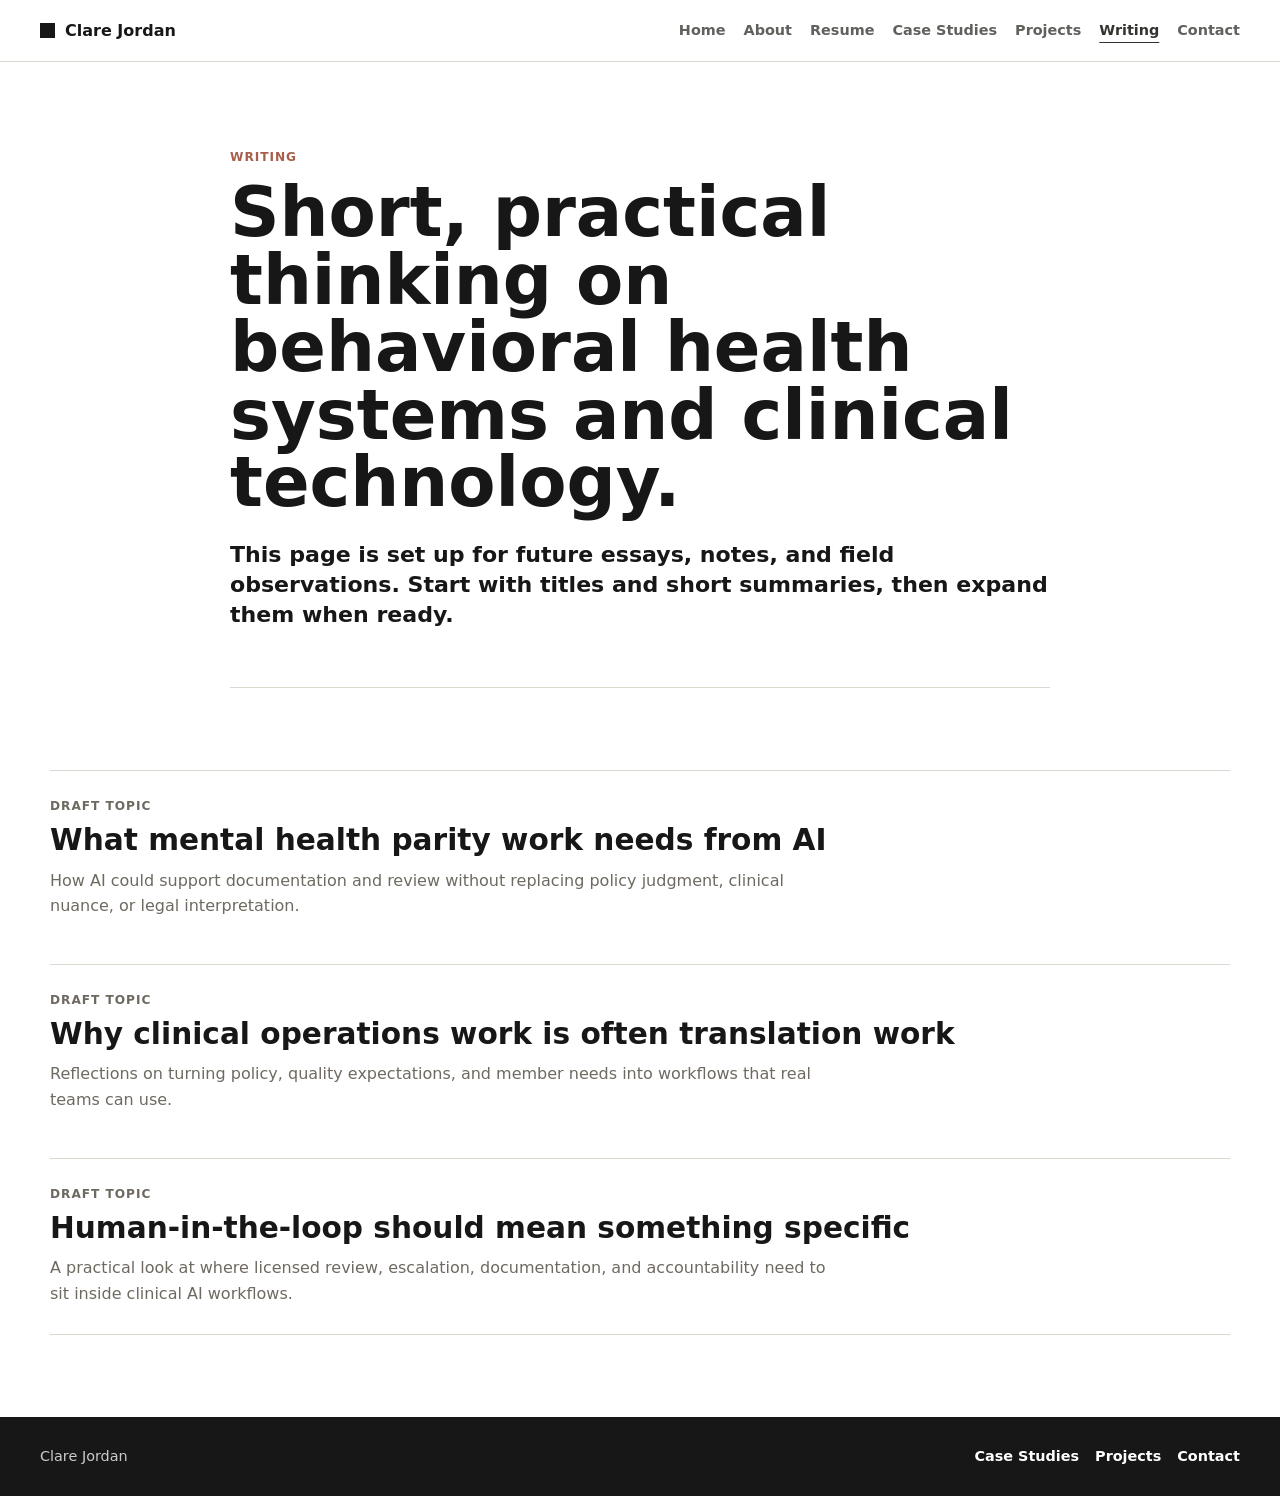
<file: writing.html>
<!doctype html>
<html lang="en">
  <head>
    <meta charset="utf-8" />
    <meta name="viewport" content="width=device-width, initial-scale=1" />
    <title>Writing | Clare Jordan</title>
    <meta name="description" content="Writing topics for Clare Jordan on mental health parity, behavioral health operations, quality improvement, and responsible clinical AI." />
    <meta name="theme-color" content="#ffffff" />
    <meta property="og:title" content="Writing | Clare Jordan" />
    <meta property="og:description" content="Writing on mental health parity, behavioral health operations, quality improvement, and responsible clinical AI." />
    <meta property="og:type" content="website" />
    <meta property="og:image" content="assets/brand-card.svg" />
    <link rel="stylesheet" href="styles.css?v=4" />
  </head>
  <body>
    <a class="skip-link" href="#main">Skip to content</a>

    <header class="site-header" data-header>
      <a class="brand" href="index.html" aria-label="Clare Jordan home">Clare Jordan</a>
      <button class="nav-toggle" type="button" aria-expanded="false" aria-controls="site-nav" aria-label="Open navigation">
        <span></span>
        <span></span>
        <span></span>
      </button>
      <nav class="site-nav" id="site-nav" aria-label="Primary navigation">
        <a href="index.html">Home</a>
        <a href="about.html">About</a>
        <a href="resume.html">Resume</a>
        <a href="case-studies.html">Case Studies</a>
        <a href="projects.html">Projects</a>
        <a href="writing.html" aria-current="page">Writing</a>
        <a href="contact.html">Contact</a>
      </nav>
    </header>

    <main id="main">
      <section class="page-hero">
        <p class="eyebrow">Writing</p>
        <h1>Short, practical thinking on behavioral health systems and clinical technology.</h1>
        <p class="lede">
          This page is set up for future essays, notes, and field observations. Start with titles and short summaries, then expand them when ready.
        </p>
      </section>

      <section class="section">
        <div class="writing-list">
          <article class="writing-item">
            <p class="eyebrow">Draft Topic</p>
            <h2>What mental health parity work needs from AI</h2>
            <p>How AI could support documentation and review without replacing policy judgment, clinical nuance, or legal interpretation.</p>
          </article>
          <article class="writing-item">
            <p class="eyebrow">Draft Topic</p>
            <h2>Why clinical operations work is often translation work</h2>
            <p>Reflections on turning policy, quality expectations, and member needs into workflows that real teams can use.</p>
          </article>
          <article class="writing-item">
            <p class="eyebrow">Draft Topic</p>
            <h2>Human-in-the-loop should mean something specific</h2>
            <p>A practical look at where licensed review, escalation, documentation, and accountability need to sit inside clinical AI workflows.</p>
          </article>
        </div>
      </section>
    </main>

    <footer class="site-footer">
      <p>Clare Jordan</p>
      <nav aria-label="Footer navigation">
        <a href="case-studies.html">Case Studies</a>
        <a href="projects.html">Projects</a>
        <a href="contact.html">Contact</a>
      </nav>
    </footer>

    <script src="script.js"></script>
  </body>
</html>
</file>
<file: styles.css>
:root {
  --ink: #171717;
  --text: #34332f;
  --muted: #6e6a61;
  --paper: #ffffff;
  --canvas: #f8f8f6;
  --line: #ddd8cf;
  --line-strong: #c5beb2;
  --accent: #a75f4b;
  --sage: #607168;
}

* {
  box-sizing: border-box;
}

html {
  max-width: 100%;
  overflow-x: hidden;
  scroll-behavior: smooth;
}

body {
  margin: 0;
  max-width: 100%;
  overflow-x: hidden;
  color: var(--text);
  background: var(--paper);
  font-family: Inter, ui-sans-serif, system-ui, -apple-system, BlinkMacSystemFont, "Segoe UI", sans-serif;
  line-height: 1.58;
  letter-spacing: 0;
}

img {
  display: block;
  max-width: 100%;
}

a {
  color: inherit;
  text-decoration: none;
}

p,
h1,
h2,
h3 {
  margin: 0;
  overflow-wrap: break-word;
}

p + p {
  margin-top: 18px;
}

.skip-link {
  position: fixed;
  top: 12px;
  left: 12px;
  z-index: 100;
  padding: 10px 14px;
  color: var(--ink);
  background: var(--paper);
  border: 1px solid var(--line);
  border-radius: 4px;
  transform: translateY(-140%);
}

.skip-link:focus {
  transform: translateY(0);
}

.site-header {
  position: sticky;
  top: 0;
  z-index: 50;
  display: flex;
  align-items: center;
  justify-content: space-between;
  gap: 24px;
  padding: 18px 40px;
  color: var(--ink);
  background: rgba(255, 255, 255, 0.96);
  border-bottom: 1px solid var(--line);
  backdrop-filter: blur(14px);
}

.brand {
  display: inline-flex;
  align-items: center;
  gap: 10px;
  font-weight: 760;
}

.brand::before {
  display: inline-block;
  width: 15px;
  height: 15px;
  background: var(--ink);
  content: "";
}

.site-nav {
  display: flex;
  align-items: center;
  gap: 18px;
  color: var(--text);
  font-size: 0.9rem;
  font-weight: 650;
}

.site-nav a {
  opacity: 0.78;
}

.site-nav a:hover,
.site-nav a:focus-visible,
.site-nav a[aria-current="page"] {
  opacity: 1;
}

.site-nav a[aria-current="page"] {
  text-decoration: underline;
  text-decoration-thickness: 1px;
  text-underline-offset: 7px;
}

.nav-toggle {
  display: none;
  flex: 0 0 42px;
  position: relative;
  width: 42px;
  height: 42px;
  padding: 0;
  border: 1px solid var(--line-strong);
  border-radius: 4px;
  color: var(--ink);
  background: var(--paper);
  cursor: pointer;
}

.nav-toggle span {
  display: none;
}

.nav-toggle::before {
  display: block;
  width: 18px;
  height: 2px;
  margin: 0 auto;
  background: currentColor;
  box-shadow: 0 -6px 0 currentColor, 0 6px 0 currentColor;
  content: "";
}

.hero,
.page-hero {
  width: min(1180px, calc(100% - 48px));
  margin: 0 auto;
}

.hero {
  min-height: 74svh;
  display: grid;
  grid-template-columns: minmax(0, 1fr) minmax(280px, 390px);
  align-items: center;
  gap: 76px;
  padding: 92px 0 72px;
}

.page-hero {
  padding: 88px 0 58px;
  border-bottom: 1px solid var(--line);
}

.hero-copy,
.page-hero {
  max-width: 820px;
}

.eyebrow {
  color: var(--accent);
  font-size: 0.76rem;
  font-weight: 780;
  line-height: 1.25;
  text-transform: uppercase;
  letter-spacing: 0.08em;
}

h1 {
  margin-top: 14px;
  color: var(--ink);
  font-size: 5.8rem;
  line-height: 0.98;
  font-weight: 760;
}

.page-hero h1 {
  max-width: 980px;
  font-size: 4.3rem;
}

h2 {
  color: var(--ink);
  font-size: 2.35rem;
  line-height: 1.12;
  font-weight: 720;
}

h3 {
  color: var(--ink);
  font-size: 1.08rem;
  line-height: 1.28;
  font-weight: 720;
}

.lede {
  margin-top: 24px;
  color: var(--ink);
  font-size: 1.38rem;
  line-height: 1.34;
  font-weight: 560;
}

.hero p:not(.eyebrow):not(.lede),
.page-hero p:not(.eyebrow):not(.lede),
.prose,
.card p,
.case-study p,
.resume-sidebar p,
.timeline-item p,
.writing-item p,
.contact-panel p {
  color: var(--muted);
}

.actions {
  display: flex;
  flex-wrap: wrap;
  gap: 10px;
  margin-top: 30px;
}

.button {
  display: inline-flex;
  min-height: 44px;
  align-items: center;
  justify-content: center;
  padding: 11px 16px;
  border: 1px solid var(--ink);
  border-radius: 4px;
  font-weight: 700;
  line-height: 1.2;
}

.button.primary {
  color: var(--paper);
  background: var(--ink);
}

.button.secondary {
  color: var(--ink);
  background: var(--paper);
  border-color: var(--line-strong);
}

.identity-panel {
  justify-self: end;
}

.identity-panel img {
  width: 100%;
  border: 1px solid var(--line);
  background: var(--canvas);
}

.focus-list {
  display: grid;
  margin-top: 18px;
  border-top: 1px solid var(--line);
}

.focus-list span {
  padding: 12px 0;
  border-bottom: 1px solid var(--line);
  color: var(--muted);
  font-size: 0.8rem;
  font-weight: 700;
  text-transform: uppercase;
  letter-spacing: 0.08em;
}

.section {
  width: min(1180px, calc(100% - 48px));
  margin: 0 auto;
  padding: 82px 0;
}

.section.canvas {
  width: 100%;
  max-width: none;
  padding: 82px max(24px, calc((100vw - 1180px) / 2));
  background: var(--canvas);
  border-top: 1px solid var(--line);
  border-bottom: 1px solid var(--line);
}

.section-heading {
  display: grid;
  gap: 12px;
  max-width: 760px;
  margin-bottom: 34px;
}

.split {
  display: grid;
  grid-template-columns: minmax(260px, 0.82fr) minmax(0, 1.18fr);
  gap: 56px;
  align-items: start;
}

.prose {
  max-width: 720px;
  font-size: 1.04rem;
}

.card-grid {
  display: grid;
  gap: 16px;
}

.card-grid.two {
  grid-template-columns: repeat(2, 1fr);
}

.card-grid.three {
  grid-template-columns: repeat(3, 1fr);
}

.card-grid.four {
  grid-template-columns: repeat(4, 1fr);
}

.card,
.contact-panel {
  min-width: 0;
  padding: 24px;
  border: 1px solid var(--line);
  border-radius: 4px;
  background: var(--paper);
}

.card p,
.contact-panel p {
  margin-top: 12px;
}

.project-card h2 {
  margin-top: 10px;
  font-size: 1.55rem;
}

.text-link {
  display: inline-flex;
  margin-top: 18px;
  color: var(--ink);
  font-weight: 720;
  text-decoration: underline;
  text-decoration-thickness: 1px;
  text-underline-offset: 5px;
}

.case-preview-list,
.writing-list,
.case-study-stack {
  display: grid;
  gap: 18px;
}

.case-preview {
  display: grid;
  grid-template-columns: 64px minmax(0, 1fr);
  gap: 18px;
  align-items: center;
  padding: 22px 0;
  border-top: 1px solid var(--line);
}

.case-preview:last-child {
  border-bottom: 1px solid var(--line);
}

.case-preview span {
  color: var(--sage);
  font-size: 1.15rem;
  font-weight: 760;
}

.case-study {
  padding: 34px;
  border: 1px solid var(--line);
  border-radius: 4px;
  background: var(--paper);
}

.case-study h2 {
  margin-top: 10px;
}

.case-summary {
  max-width: 760px;
  margin-top: 14px;
  font-size: 1.08rem;
}

.case-columns {
  display: grid;
  grid-template-columns: repeat(3, 1fr);
  gap: 18px;
  margin-top: 28px;
  padding-top: 24px;
  border-top: 1px solid var(--line);
}

.case-columns p {
  margin-top: 10px;
}

.resume-layout {
  display: grid;
  grid-template-columns: 290px minmax(0, 1fr);
  gap: 56px;
  align-items: start;
}

.resume-sidebar {
  display: grid;
  gap: 28px;
  position: sticky;
  top: 94px;
}

.resume-sidebar h2,
.resume-section h2 {
  font-size: 1.25rem;
}

.plain-list {
  display: grid;
  gap: 8px;
  padding: 0;
  margin: 14px 0 0;
  list-style: none;
}

.plain-list li {
  padding-bottom: 8px;
  border-bottom: 1px solid var(--line);
}

.resume-main,
.resume-section,
.compact-list {
  display: grid;
  gap: 28px;
}

.timeline {
  border-top: 1px solid var(--line);
}

.timeline-item {
  padding: 26px 0;
  border-bottom: 1px solid var(--line);
}

.timeline-item span {
  display: block;
  margin-bottom: 8px;
  color: var(--sage);
  font-size: 0.8rem;
  font-weight: 760;
  text-transform: uppercase;
  letter-spacing: 0.08em;
}

.writing-item {
  padding: 28px 0;
  border-top: 1px solid var(--line);
}

.writing-item:last-child {
  border-bottom: 1px solid var(--line);
}

.writing-item h2 {
  margin-top: 10px;
  font-size: 1.85rem;
}

.writing-item p:not(.eyebrow) {
  max-width: 780px;
  margin-top: 10px;
}

.contact-grid {
  display: grid;
  grid-template-columns: minmax(0, 1fr) minmax(0, 1fr);
  gap: 16px;
}

.contact-panel .button {
  margin-top: 18px;
}

.link-list {
  display: grid;
  gap: 10px;
  margin-top: 18px;
}

.link-list a {
  padding-bottom: 10px;
  border-bottom: 1px solid var(--line);
  font-weight: 720;
}

.site-footer {
  display: flex;
  align-items: center;
  justify-content: space-between;
  gap: 24px;
  padding: 28px 40px;
  color: rgba(255, 255, 255, 0.78);
  background: var(--ink);
  font-size: 0.9rem;
}

.site-footer nav {
  display: flex;
  flex-wrap: wrap;
  gap: 16px;
}

.site-footer a {
  color: var(--paper);
  font-weight: 650;
}

@media (max-width: 1040px) {
  .site-header {
    display: grid;
    grid-template-columns: minmax(0, 1fr) 42px;
    padding: 14px 24px;
    width: 100%;
    max-width: 100%;
  }

  .nav-toggle {
    display: grid !important;
    align-content: center;
    justify-self: end;
    position: fixed;
    top: 14px;
    right: 18px;
    z-index: 80;
  }

  .site-nav {
    position: fixed;
    top: 64px;
    left: 18px;
    right: 18px;
    display: none;
    padding: 10px;
    border: 1px solid var(--line);
    border-radius: 4px;
    background: var(--paper);
  }

  .site-nav.is-open {
    display: grid;
    gap: 4px;
  }

  .site-nav a {
    padding: 10px 12px;
    border-radius: 4px;
  }

  .site-nav a:hover,
  .site-nav a:focus-visible {
    background: var(--canvas);
  }

  .hero,
  .split,
  .resume-layout {
    grid-template-columns: 1fr;
  }

  .hero {
    gap: 42px;
    min-height: auto;
  }

  .identity-panel {
    justify-self: start;
    width: min(360px, 100%);
  }

  .card-grid.four,
  .card-grid.three,
  .case-columns {
    grid-template-columns: repeat(2, 1fr);
  }

  .resume-sidebar {
    position: static;
  }
}

@media (max-width: 680px) {
  .site-header {
    display: grid;
    grid-template-columns: 1fr;
    gap: 12px;
    padding: 14px 18px;
  }

  .nav-toggle {
    display: none !important;
  }

  .site-nav,
  .site-nav.is-open {
    position: static;
    display: grid;
    grid-template-columns: repeat(2, minmax(0, 1fr));
    gap: 6px 14px;
    width: min(100%, 340px);
    padding: 0;
    border: 0;
    background: transparent;
    box-shadow: none;
  }

  .site-nav a {
    padding: 4px 0;
    font-size: 0.84rem;
  }

  .site-nav a:hover,
  .site-nav a:focus-visible {
    background: transparent;
  }

  .hero,
  .page-hero,
  .section {
    width: 100%;
  }

  .hero {
    padding: 48px 18px 48px;
  }

  .page-hero {
    padding: 48px 18px 42px;
  }

  h1,
  .page-hero h1 {
    max-width: 340px;
    font-size: 2.28rem;
  }

  h2 {
    font-size: 1.8rem;
  }

  .lede {
    max-width: 340px;
    font-size: 1.08rem;
  }

  .hero-copy p:not(.eyebrow):not(.lede),
  .page-hero p:not(.eyebrow):not(.lede),
  .eyebrow {
    max-width: 340px;
  }

  .actions,
  .contact-grid,
  .card-grid.two,
  .card-grid.three,
  .card-grid.four,
  .case-columns {
    grid-template-columns: 1fr;
  }

  .actions {
    display: grid;
    width: min(100%, 340px);
  }

  .button {
    width: 100%;
  }

  .identity-panel {
    display: none;
  }

  .section,
  .section.canvas {
    padding: 62px 18px;
  }

  .section:not(.canvas) {
    padding-right: 18px;
    padding-left: 18px;
  }

  .case-preview {
    grid-template-columns: 1fr;
    gap: 8px;
  }

  .case-study,
  .card,
  .contact-panel {
    padding: 22px;
  }

  .site-footer {
    display: grid;
    padding: 24px 18px;
  }
}

@media (prefers-reduced-motion: reduce) {
  *,
  *::before,
  *::after {
    scroll-behavior: auto !important;
  }
}
</file>
